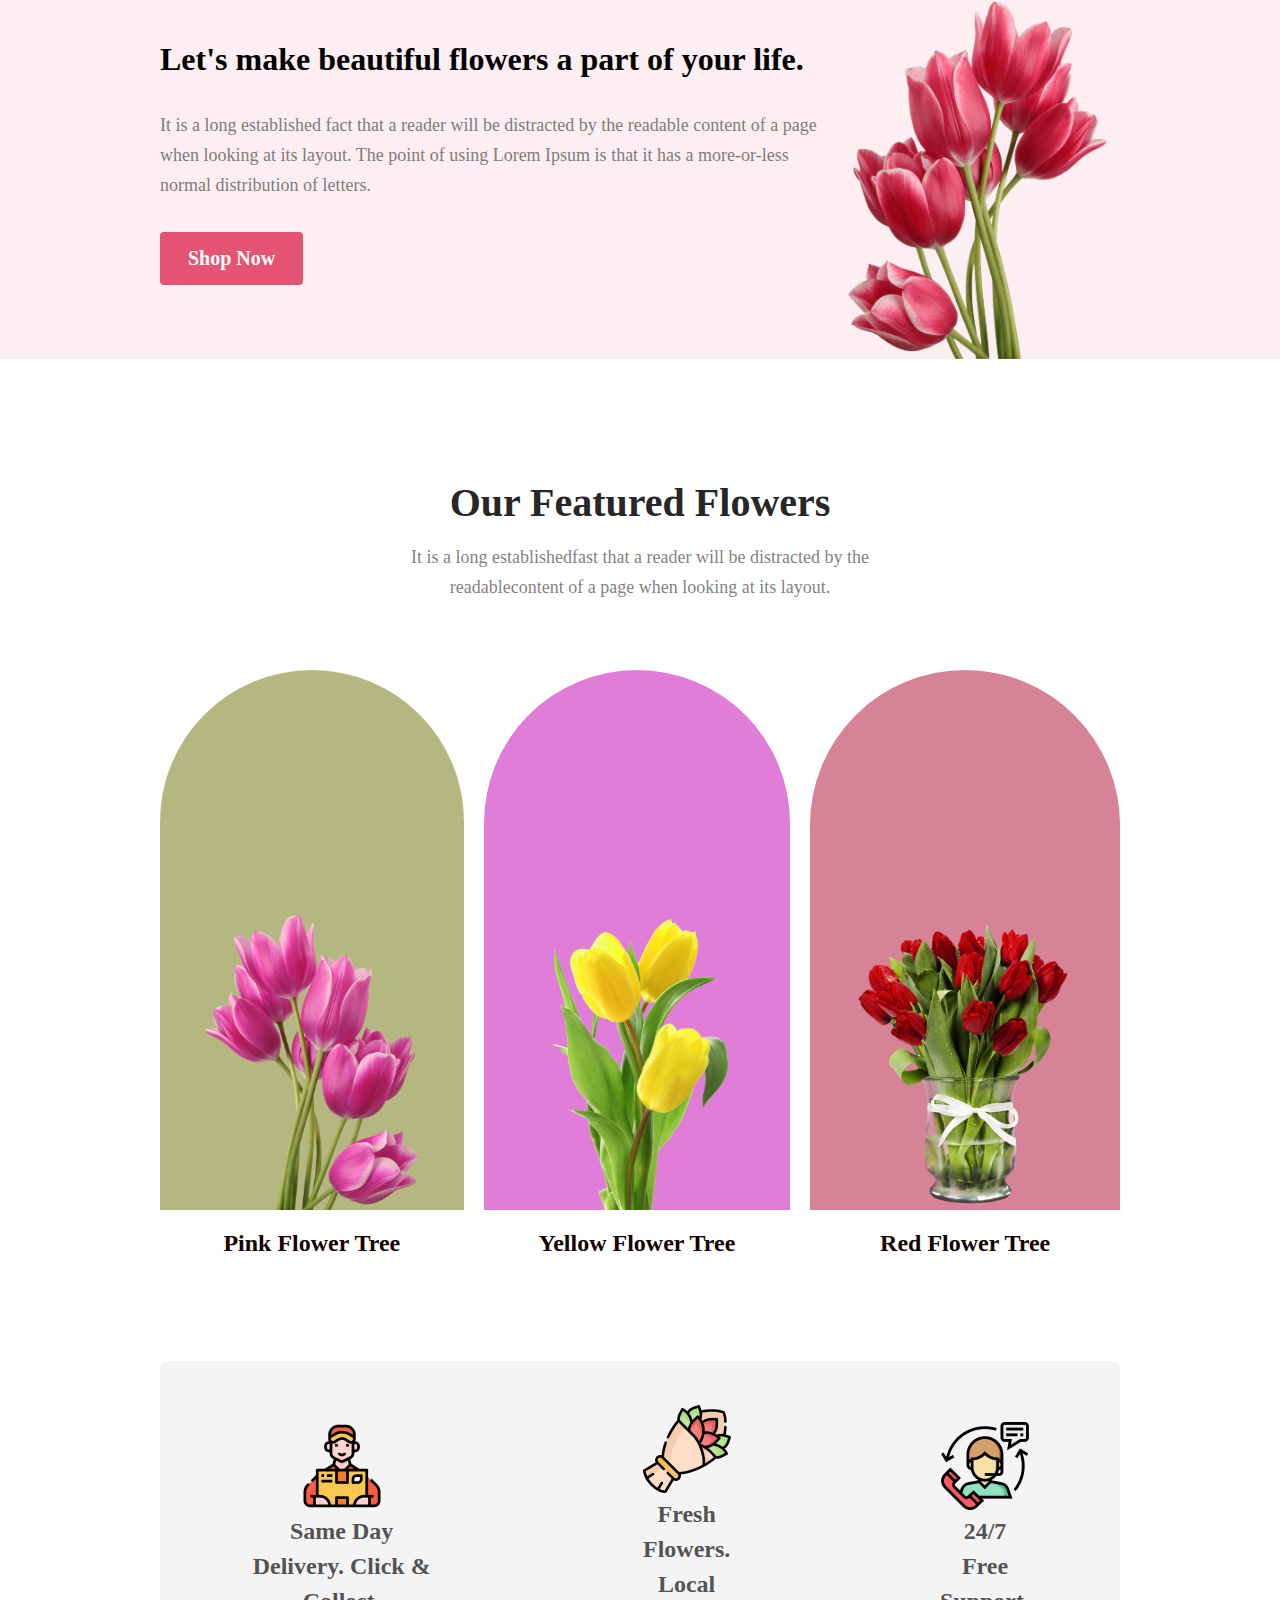
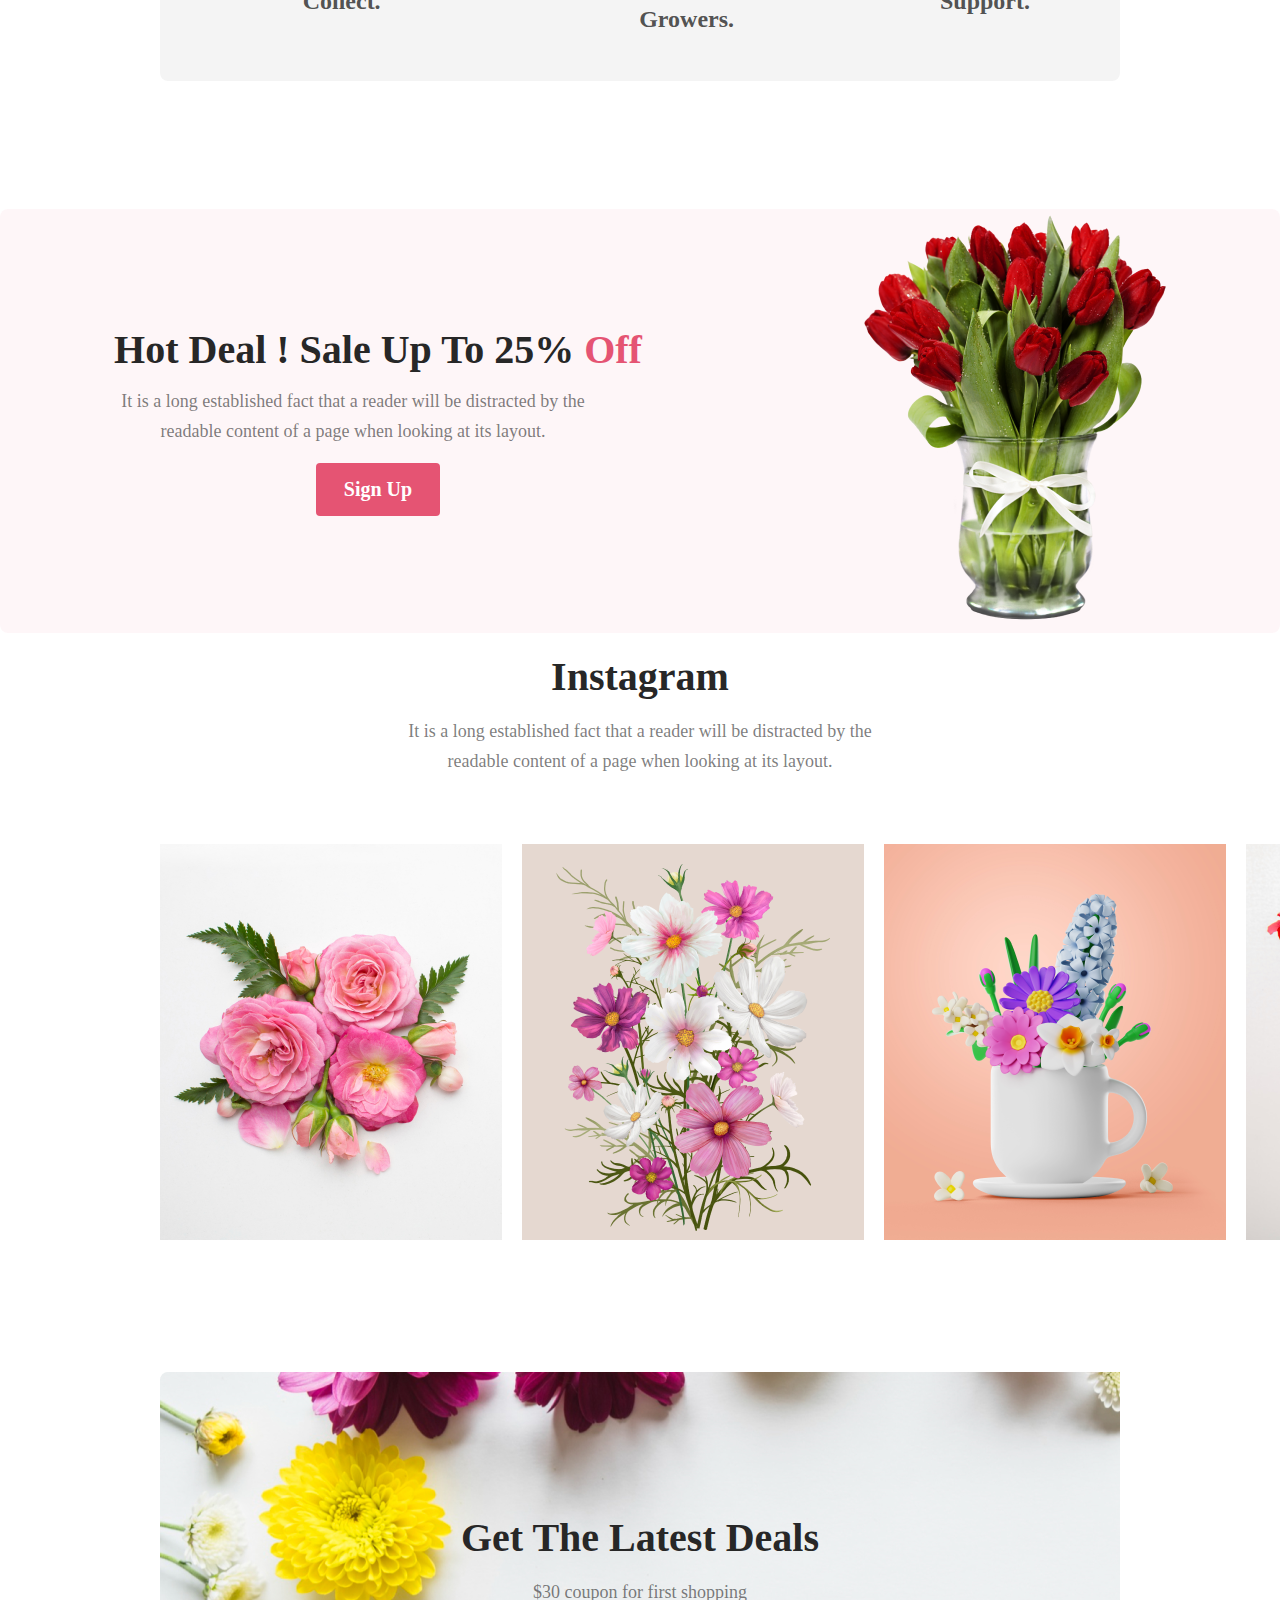
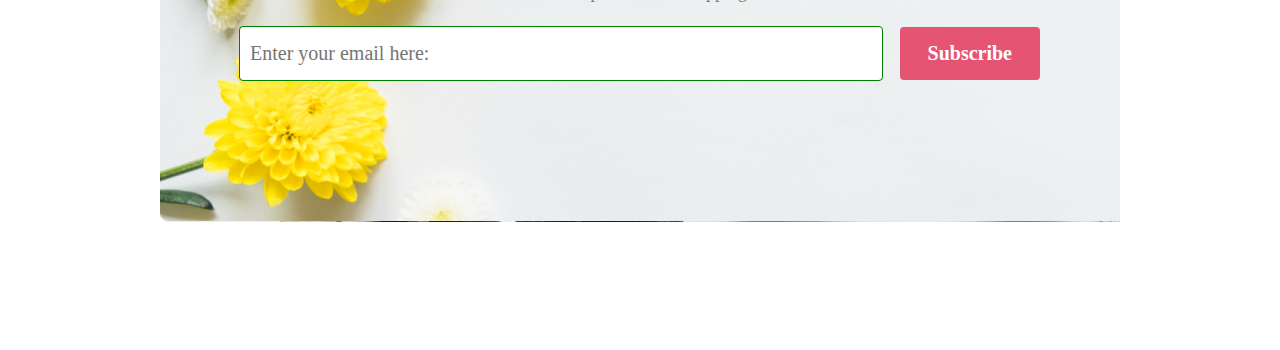
<file: flower-shop-assignment/index.html>
<!DOCTYPE html>
<html lang="en">

<head>
    <meta charset="UTF-8">
    <meta name="viewport" content="width=device-width, initial-scale=1.0">
    <link rel="stylesheet" href="styles/styles.css">
    <title>flow Shop</title>
</head>

<body>
<header>

    <div class="container banner">
        <div class="banner-text"> 
        <h1>Let's make beautiful flowers a part of your life.</h1>
        <p>It is a long established fact that a reader will be distracted by the readable content of a page when looking at its layout. The point of using Lorem Ipsum is that it has a more-or-less normal distribution of letters.</p>
        <button>Shop Now</button>
        </div>
        <div class="banner-img"> <img src="images/pngwing 10.png" alt=""></div>
    </div>

</header>

<section id="featured">
    <div class="container">
        <div class="section-heading">
            <h2>Our Featured Flowers</h2>
            <p>It is a long establishedfast that a reader will be distracted by the readablecontent of a page when looking at its layout.</p>
        </div>

        <div class="section-content">
            <div class="flower">
                <div class="flower-img pink">
                    <img src="images/pngwing 6.png" alt="">
                </div>
                <p>Pink Flower Tree</p>
            </div>
            <div class="flower">
                <div class="flower-img yellow">
                    <img src="images/pngwing 7.png" alt="">
                </div>
                <p>Yellow Flower Tree</p>
            </div>
            <div class="flower">
                <div class="flower-img red">
                    <img src="images/pngwing 8.png" alt="">
                </div>
                <p>Red Flower Tree</p>
            </div>
        </div>
    </div>
</section>

<section id="icons">
    <div class="icons-container">
        <div class="icon">
            <div class="icon-img">
                <img src="images/icon-man.png" alt="">
            </div>
           <p>Same Day Delivery. Click & Collect.</p>
        </div>
        <div class="icon">
            <div class="icon-img">
                <img src="images/flower-icons.png" alt="">
                
            </div>
            <p>Fresh Flowers. Local Growers.</p>
        </div>
        <div class="icon">
            <div class="icon-img">
                <img src="images/helpdesk-icons.png" alt="">
                
            </div>
            <p>24/7 Free Support.</p>
        </div>
    </div>
    
</section>

<section id="hot-deal">
    <div class="container-hot-deal-main">
        <div class="hot-deal-text">
            <h2>Hot Deal ! Sale Up To 25% <span>Off</span></h2>
            <p>It is a long established fact that a reader will be distracted by the readable content of a page when looking at its layout.</p>
            <button>Sign Up</button>
        </div>
        <div class="hot-deal-img">
            <img src="images/pngwing 8.png" alt="">
        </div>
    </div>
</section>

<section>
    <div class="container">
        <div class="section-heading">
            <h2>Instagram</h2>
            <p>It is a long established fact that a reader will be distracted by the readable content of a page when looking at its layout.</p>
        </div>
    </div>
</section>


<section>
    <div class="container">
        <div class="section-content">
            
                <div class="flower-img">
                    <img src="images/Flower 01.png" alt="">
                </div>
           
                <div class="flower-img">
                    <img src="images/Rectangle 4.png" alt="">
                </div>
            
          
                <div class="flower-img">
                    <img src="images/Rectangle 5.png" alt="">
                </div>
            
            
                <div class="flower-img">
                    <img src="images/Rectangle 6.png" alt="">
                </div>
            
        </div>
    </div>
</section>

<section id="newsletter">
    <div class="container newsletter-main">
        <div class="section-heading">
            <h2>Get The Latest Deals</h2>
            <p>$30 coupon for first shopping</p>
        </div>
        <form action="email">
            <input placeholder="Enter your email here:" type="email" name="email" id="email">
            <button>Subscribe</button>
        </form>
    </div>
</section>

</body>

</html>
</file>
<file: flower-shop-assignment/styles/styles.css>
* {
    margin: 0;
    padding: 0;
    font-family: Lato;
}


/* banner styles */

header {
    background-color: rgba(229, 84, 115, 0.10);
}


.container {
    width: 75%;
    max-width: 1440px;
    margin: 0 auto;

}


.banner {
    display: flex;
    align-items: center;
    justify-content: space-between;

}

.banner .banner-text * {
    margin-bottom: 32px;
}


.banner banner-text h1 {
    color: #272727;
    font-size: 60px;
    font-weight: 800;
    line-height: normal;
    max-width: 525px;
}


p {
    color: rgba(39, 39, 39, 0.60);
    font-size: 18px;
    font-style: normal;
    font-weight: 400;
    line-height: 30px;
}

/* button related styles */

button {
    color: #FFF;
    font-size: 20px;
    font-weight: 700;
    line-height: normal;
    padding: 15px 28px;
    border-radius: 4px;
    background-color: #E55473;
    border: none;
    cursor: pointer;
    transition: all 1s;
}

button:hover {
    background-color: chartreuse;
}

.banner .banner-img img {
    width: 100%;
    vertical-align: middle;
}

/* ----------------------------------- */

/* featured section styles */


.section-heading {
    max-width: 500px;
    text-align: center;
    margin: 20px auto;

}

.section-heading h2 {
    color: #272727;
    text-align: center;
    font-size: 40px;
    font-weight: 800;
    line-height: normal;
    margin-bottom: 16px;
}


#featured {
    padding: 100px 0;
}


/* to make the flowers side by side */

.section-content {
    display: flex;
    justify-content: space-between;
    /* to make the images in same bottom line */
    align-items: end;
    gap: 20px;
    padding-top: 48px;
}

.section-content .flower .flower-img {
    background-color: rgb(197, 158, 231);
    border-radius: 300px 300px 0px 0px;
    padding: 40px 45px 0;
    height: 500px;
    display: flex;
    align-items: end;
}

.section-content .flower .flower-img img {
    width: 100%;
}


.section-content .flower .pink {
    background: rgb(180, 184, 128);
}


.section-content .flower .yellow {
    background: rgb(224, 125, 216);
}


.section-content .flower .red {
    background: rgb(214, 130, 151);
}

.section-content .flower p {
    color: #140101;
    text-align: center;
    margin-top: 16px;
    font-size: 24px;
    font-weight: 700;
    line-height: 35px;
}

/* icon section styles */


.icons-container {
    width: 1440px;
    height: 320px;
    display: flex;
    border-radius: 8px;
    background: rgba(39, 39, 39, 0.05);
    align-items: center;
    justify-content: space-between;
    width: 75%;
    max-width: 1440px;
    margin: 0 auto;
    text-align: center;

}

.icon p {
    color: rgba(39, 39, 39, 0.80);
    text-align: center;
    font-size: 24px;
    font-weight: 600;
    line-height: 35px;
    vertical-align: middle;
    padding-left: 90px;
    padding-right: 90px;
}


/* offer sections styles */

#hot-deal {
    border-radius: 8px;
    background: rgba(229, 84, 115, 0.05);
}

.container-hot-deal-main {
    display: flex;
    justify-content: space-around;
    align-items: center;
    margin-top: 128px;
}

.hot-deal-text {
    max-width: 445px;
    text-align: center;
}

#hot-deal .hot-deal-text {
    width: 75%;
    max-width: 550px;
}

.hot-deal-text h2 {
    color: #272727;
    font-size: 40px;
    font-weight: 800;
    width: 550px;
    height: 36px;
}

.hot-deal-text span {
    color: #E55473;
    font-size: 40px;
    font-weight: 800;
}



.hot-deal-text p {
    color: rgba(39, 39, 39, 0.60);
    text-align: center;
    font-size: 18px;
    font-weight: 100;
    line-height: 30px;
    width: 500px;
    height: 45px;
    margin-top: 24px;
}

.hot-deal-text button {
    margin-top: 32px;
}

/* subscribe styles */

#newsletter{
    margin: 128px 0;
}

.newsletter-main{
    background-image: url('../images/newsletter-bg.png');
    padding: 122px 0;
   
}

#newsletter form{
    max-width: 800px;
    margin: 20px auto;
    display: flex;
    gap: 18px;
    
}
#newsletter form input{
    flex-grow: 1;
    border:none;
    border-radius: 3px;
    padding: 10px;
    font-size: 20px;
    outline: 1px solid green;
}
</file>
